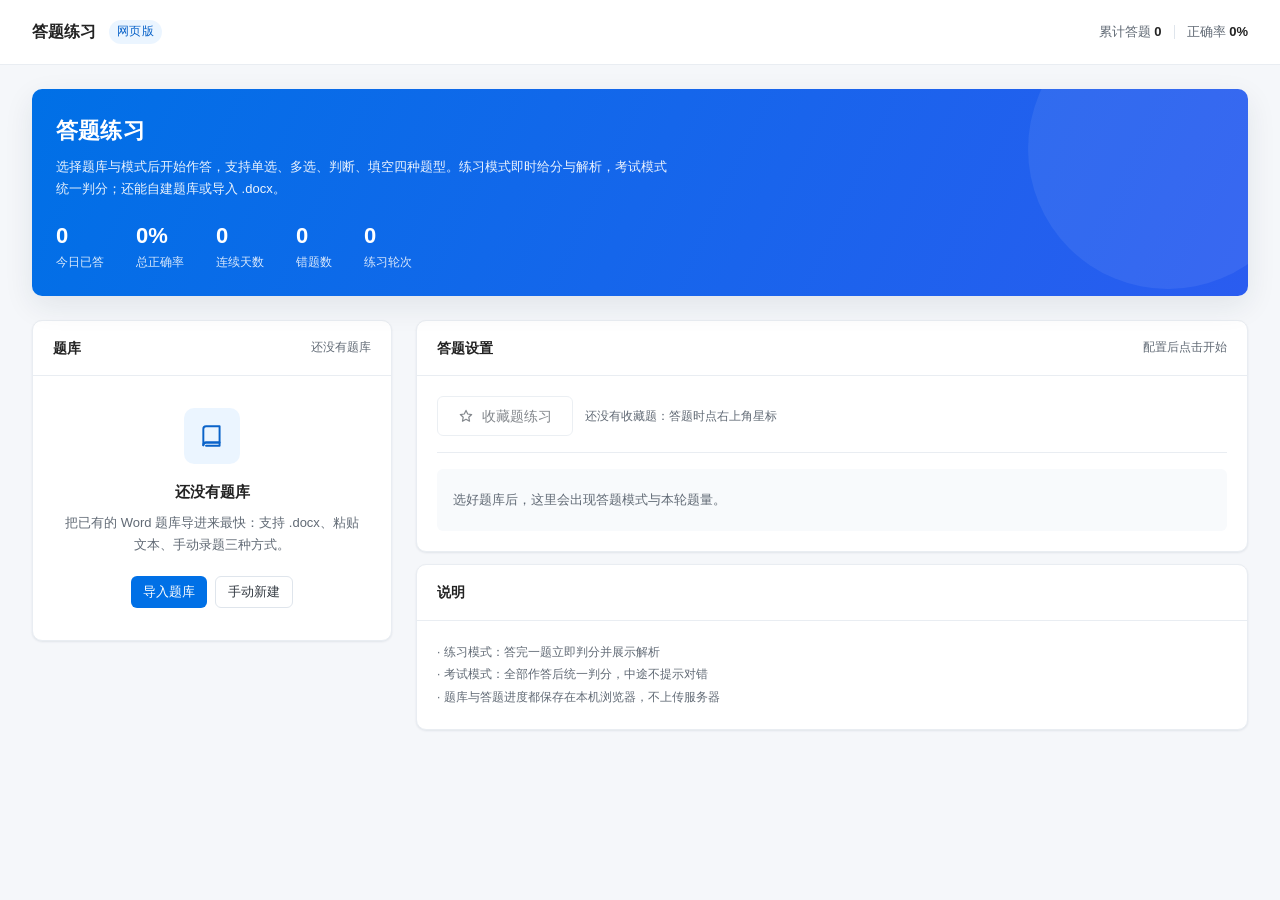
<file: index.html>
<!doctype html><html lang="zh-CN"><head><meta charset="utf-8"><title>答题练习</title><meta name="viewport" content="width=device-width,initial-scale=1,viewport-fit=cover"><meta name="theme-color" content="#0070e6"><meta name="mobile-web-app-capable" content="yes"><meta name="apple-mobile-web-app-capable" content="yes"><meta name="apple-mobile-web-app-status-bar-style" content="default"><meta name="apple-mobile-web-app-title" content="答题练习"><link rel="manifest" href="manifest.webmanifest"><link rel="apple-touch-icon" href="assets/icon-180.png"><meta name="description" content="答题练习网页版：单选 / 多选 / 判断 / 填空四种题型，练习即时判分与解析，考试模式统一判分，支持自建题库与导入 .docx，进度保存在本机浏览器。"><link rel="icon" href="assets/icon-192.png"><link rel="stylesheet" href="css/app.min.css"></head><body><div id="app"></div><noscript><div style="padding:32px;font-size:14px;color:#333">本页面需要启用 JavaScript 才能运行。</div></noscript><script src="js/app.min.js"></script><script>"serviceWorker"in navigator&&0===location.protocol.indexOf("http")&&window.addEventListener("load",function(){navigator.serviceWorker.register("sw.js").catch(function(){})})</script></body></html>
</file>
<file: css/app.min.css>
:root{--brand: #0081ff;--brand-deep: #0070e6;--brand-ink: #0a63c9;--brand-soft: rgba(0, 129, 255, .08);--brand-line: rgba(0, 129, 255, .35);--ink-1: #232323;--ink-2: #333a42;--ink-3: #5f6873;--ink-4: #616a75;--ink-5: #9aa3ad;--line: #e9edf2;--line-2: #dfe5ec;--bg: #f5f7fa;--card: #ffffff;--ok: #19be6b;--ok-ink: #0d7d47;--ok-soft: rgba(25, 190, 107, .08);--danger: #eb0909;--danger-ink: #b3121a;--danger-soft: rgba(235, 9, 9, .055);--warn: #c87800;--s1: 4px;--s2: 8px;--s3: 12px;--s4: 16px;--s5: 20px;--s6: 24px;--s8: 32px;--s9: 48px;--t0: 12px;--t1: 13px;--t2: 14px;--t3: 15px;--t4: 16px;--t5: 18px;--t6: 22px;--t7: 40px;--r1: 6px;--r2: 10px;--rpill: 999px;--shadow-1: 0 1px 2px rgba(23, 40, 71, .05), 0 1px 3px rgba(23, 40, 71, .04);--shadow-2: 0 10px 30px rgba(23, 40, 71, .09)}*{margin:0;padding:0;box-sizing:border-box}html{font-size:16px}body{font-family:-apple-system,Segoe UI,PingFang SC,Microsoft YaHei,Source Han Sans SC,sans-serif;font-size:var(--t2);line-height:1.6;color:var(--ink-1);background:var(--bg);-webkit-font-smoothing:antialiased;min-width:1024px}button{font:inherit;color:inherit;border:0;background:none;cursor:pointer}button:focus-visible,a:focus-visible{outline:2px solid var(--brand);outline-offset:2px;border-radius:var(--r1)}img,svg{display:block;max-width:100%}.ic{width:16px;height:16px;fill:none;stroke:currentColor;stroke-width:1.8;stroke-linecap:round;stroke-linejoin:round;display:inline-block;vertical-align:-3px;flex:0 0 auto}.ic-lg{width:20px;height:20px}.appbar{position:sticky;top:0;z-index:30;background:#fffffff0;backdrop-filter:blur(10px);border-bottom:1px solid var(--line)}.appbar-inner{max-width:1280px;margin:0 auto;height:64px;padding:0 var(--s8);display:flex;align-items:center;gap:var(--s4)}.brand{display:flex;align-items:center;gap:var(--s3)}.brand img{width:30px;height:30px;border-radius:8px}.brand .title{font-size:var(--t4);font-weight:600;letter-spacing:.01em}.brand .badge{font-size:var(--t0);font-weight:500;color:var(--brand-ink);background:var(--brand-soft);padding:2px 8px;border-radius:var(--rpill);letter-spacing:.04em}.appbar .spacer{flex:1}.appbar .ctx{display:flex;align-items:center;gap:var(--s3);font-size:var(--t1);color:var(--ink-3)}.appbar .ctx .sep{width:1px;height:14px;background:var(--line-2)}.appbar .ctx b{color:var(--ink-1);font-weight:600;font-variant-numeric:tabular-nums}.page{max-width:1280px;margin:0 auto;padding:var(--s6) var(--s8) var(--s9)}.btn{display:inline-flex;align-items:center;justify-content:center;gap:8px;height:40px;padding:0 var(--s5);border-radius:var(--r1);font-size:var(--t2);font-weight:500;white-space:nowrap;transition:background .14s ease,border-color .14s ease,color .14s ease}.btn-primary{background:var(--brand-deep);color:#fff}.btn-primary:hover{background:#0062cc}.btn-ghost{background:#fff;color:var(--ink-2);border:1px solid var(--line-2)}.btn-ghost:hover{border-color:#c9d3df;background:#fbfcfe}.btn-soft{background:var(--brand-soft);color:var(--brand-ink)}.btn-soft:hover{background:#0081ff24}.btn-sm{height:32px;padding:0 var(--s3);font-size:var(--t1)}.btn-lg{height:46px;padding:0 var(--s6);font-size:var(--t3)}.btn[disabled]{opacity:.45;cursor:not-allowed}.btn-block{width:100%}.card{background:var(--card);border:1px solid var(--line);border-radius:var(--r2);box-shadow:var(--shadow-1)}.card-pad{padding:var(--s5)}.card-head{display:flex;align-items:center;gap:var(--s3);padding:var(--s4) var(--s5);border-bottom:1px solid var(--line)}.card-head h2{font-size:var(--t2);font-weight:600;color:var(--ink-1)}.card-head .hint{margin-left:auto;font-size:var(--t0);color:var(--ink-4)}.card-body{padding:var(--s5)}.muted{color:var(--ink-4)}.t0{font-size:var(--t0)}.t1{font-size:var(--t1)}.row{display:flex;align-items:center;gap:var(--s3)}.between{display:flex;align-items:center;justify-content:space-between;gap:var(--s3)}.stack{display:flex;flex-direction:column;gap:var(--s3)}.ellipsis{overflow:hidden;text-overflow:ellipsis;white-space:nowrap}.chip{display:inline-flex;align-items:center;gap:4px;padding:2px 9px;border-radius:var(--rpill);font-size:var(--t0);font-weight:500;line-height:18px;background:var(--brand-soft);color:var(--brand-ink)}.chip.ok{background:var(--ok-soft);color:var(--ok-ink)}.chip.bad{background:var(--danger-soft);color:var(--danger-ink)}.chip.neutral{background:#f1f4f8;color:var(--ink-3)}.divider{height:1px;background:var(--line)}.hero{border-radius:var(--r2);padding:var(--s6) var(--s6) var(--s6);background:linear-gradient(115deg,#0070e6,#2a5cf0);color:#fff;position:relative;overflow:hidden;box-shadow:var(--shadow-2)}.hero:after{content:"";position:absolute;right:-60px;top:-80px;width:280px;height:280px;border-radius:50%;background:#ffffff12}.hero h1{font-size:var(--t6);font-weight:600;letter-spacing:.01em}.hero p{font-size:var(--t1);color:#ffffffeb;margin-top:var(--s2);max-width:620px;line-height:1.7}.hero-stats{display:flex;gap:var(--s8);margin-top:var(--s6);position:relative;z-index:2}.hero-stats .v{font-size:var(--t6);font-weight:700;font-variant-numeric:tabular-nums;line-height:1.1}.hero-stats .l{font-size:var(--t0);color:#ffffffd9;margin-top:4px}.setup{display:grid;grid-template-columns:360px minmax(0,1fr);gap:var(--s6);margin-top:var(--s6);align-items:start}.bank-list{display:flex;flex-direction:column}.bank{display:flex;align-items:center;gap:var(--s3);width:100%;text-align:left;padding:var(--s3) var(--s5);border-bottom:1px solid var(--line);transition:background .12s ease}.bank .mk{width:32px;height:32px;border-radius:8px;flex:0 0 auto;display:flex;align-items:center;justify-content:center;color:#fff}.bank .nm{font-size:var(--t2);font-weight:500;color:var(--ink-1)}.bank .ds{font-size:var(--t0);color:var(--ink-4);margin-top:4px}.bank .tick{color:var(--brand-ink);margin-left:var(--s2)}.mode-grid{display:grid;grid-template-columns:1fr 1fr;gap:var(--s3)}.mode{text-align:left;padding:var(--s4);border-radius:var(--r2);border:1.5px solid var(--line-2);background:#fff;transition:border-color .14s ease,background .14s ease}.mode:hover{border-color:#b9c8da}.mode.on{border-color:var(--brand);background:#f6faff}.mode .top{display:flex;align-items:center;gap:var(--s2)}.mode .ttl{font-size:var(--t2);font-weight:600;color:var(--ink-1)}.mode .sub{font-size:var(--t0);color:var(--ink-4);margin-top:8px;line-height:1.6}.mode.on .ttl{color:var(--brand-ink)}.count-row{display:flex;gap:var(--s2);flex-wrap:wrap}.count{height:36px;padding:0 var(--s4);border-radius:var(--r1);border:1px solid var(--line-2);background:#fff;font-size:var(--t1);color:var(--ink-2);font-variant-numeric:tabular-nums}.count:hover{border-color:#b9c8da}.count.on{border-color:var(--brand);background:var(--brand-soft);color:var(--brand-ink);font-weight:600}.start-row{display:flex;align-items:center;gap:var(--s4);margin-top:var(--s5);padding-top:var(--s5);border-top:1px solid var(--line)}.start-hint{font-size:var(--t0);color:var(--ink-4);line-height:1.6}.empty-lib{display:flex;flex-direction:column;align-items:center;text-align:center;padding:var(--s8) var(--s5)}.empty-lib-ic{display:flex;align-items:center;justify-content:center;width:56px;height:56px;border-radius:var(--r2);background:var(--brand-soft);color:var(--brand-ink)}.empty-lib-ic svg{width:26px;height:26px}.empty-lib-ttl{margin-top:var(--s4);font-size:var(--t3);font-weight:600;color:var(--ink-1)}.empty-lib-sub{margin-top:var(--s2);max-width:300px;font-size:var(--t1);color:var(--ink-4);line-height:1.7}.empty-lib-acts{display:flex;gap:var(--s2);margin-top:var(--s5)}.quick-row{display:flex;align-items:center;gap:var(--s3);flex-wrap:wrap;padding-bottom:var(--s4);margin-bottom:var(--s4);border-bottom:1px solid var(--line)}.quick-row .btn .n{display:inline-block;min-width:20px;padding:0 6px;margin-left:6px;border-radius:999px;background:var(--brand);color:#fff;font-size:11px;line-height:18px;text-align:center}.quick-row .hint{font-size:var(--t0);color:var(--ink-4)}.quick-row.is-empty .btn{opacity:.6}.setup-empty{padding:var(--s5) var(--s4);border-radius:var(--r1);background:#f8fafc;color:var(--ink-4);font-size:var(--t1);line-height:1.7}.resume{display:flex;align-items:center;gap:var(--s3);padding:var(--s3) var(--s4);margin-bottom:var(--s4);border:1px solid var(--brand-line);border-radius:var(--r1);background:#f7fbff}.resume .ttl{font-size:var(--t1);font-weight:500;color:var(--ink-1)}.resume .sub{font-size:var(--t0);color:var(--ink-4);margin-top:4px}.workspace{display:grid;grid-template-columns:minmax(0,1fr) 288px;gap:var(--s6);align-items:start}.qcard{background:var(--card);border:1px solid var(--line);border-radius:var(--r2);box-shadow:var(--shadow-1)}.qcard-head{display:flex;align-items:center;gap:var(--s3);padding:var(--s4) var(--s6);border-bottom:1px solid var(--line)}.qcard-head .idx{font-size:var(--t1);color:var(--ink-4);font-variant-numeric:tabular-nums}.qcard-head .idx b{color:var(--ink-1);font-size:var(--t3);font-weight:600}.qcard-body{padding:var(--s6)}.progress{height:4px;background:#edf1f6;border-radius:2px;overflow:hidden}.progress>i{display:block;height:100%;border-radius:2px;background:var(--brand-deep);transition:width .3s cubic-bezier(.4,0,.2,1)}.stem{font-size:var(--t5);line-height:1.75;font-weight:500;color:var(--ink-1);margin-top:var(--s5)}.opts{display:flex;flex-direction:column;gap:var(--s3);margin-top:var(--s5)}.opt{display:flex;align-items:flex-start;gap:var(--s3);width:100%;text-align:left;padding:var(--s3) var(--s4);border:1.5px solid var(--line-2);border-radius:var(--r2);background:#fff;font-size:var(--t3);line-height:1.6;color:var(--ink-2);transition:border-color .12s ease,background .12s ease}.opt:hover:not([disabled]){border-color:#a9bfda;background:#fbfdff}.opt .k{flex:0 0 auto;width:26px;height:26px;border-radius:50%;border:1.5px solid var(--line-2);color:var(--ink-4);display:flex;align-items:center;justify-content:center;font-size:var(--t1);font-weight:600;transition:all .12s ease}.opt .txt{flex:1;padding-top:2px}.opt .tag{margin-left:auto;padding-left:var(--s3)}.opt.on{border-color:var(--brand);background:#f6faff;box-shadow:inset 0 0 0 1px var(--brand)}.opt.on .txt{font-weight:500;color:var(--ink-1)}.opt.on .k{background:var(--brand);border-color:var(--brand);color:#fff}.opt.correct{border-color:var(--ok);background:var(--ok-soft)}.opt.correct .k{background:var(--ok);border-color:var(--ok);color:#fff}.opt.wrong{border-color:var(--danger);background:var(--danger-soft)}.opt.wrong .k{background:var(--danger);border-color:var(--danger);color:#fff}.opt[disabled]{cursor:default}.opt:active:not([disabled]){transform:scale(.995)}@media(hover:none){.opt:hover:not([disabled]){border-color:var(--line-2);background:#fff}.opt.on:hover{border-color:var(--brand);background:#f6faff}}.feedback{display:flex;align-items:center;gap:var(--s2);margin-top:var(--s5);font-size:var(--t2);font-weight:600}.feedback.ok{color:var(--ok-ink)}.feedback.bad{color:var(--danger-ink)}.explain{margin-top:var(--s4);padding:var(--s4) var(--s5);border-radius:var(--r1);background:#f8fafc;border-left:3px solid var(--ok)}.explain.bad{border-left-color:var(--danger)}.explain h3{display:flex;align-items:center;gap:var(--s2);font-size:var(--t1);font-weight:600;color:var(--ok-ink);margin-bottom:6px}.explain.bad h3{color:var(--danger-ink)}.explain p{font-size:var(--t1);line-height:1.8;color:var(--ink-3)}.qtools{display:flex;align-items:center;gap:var(--s3);padding:var(--s4) var(--s6);border-top:1px solid var(--line)}.qtools .spacer{flex:1}.side{display:flex;flex-direction:column;gap:var(--s4);position:sticky;top:88px}.cardgrid{display:grid;grid-template-columns:repeat(5,1fr);gap:var(--s2);max-height:300px;overflow-y:auto;padding-right:2px}.gnum{height:36px;border-radius:var(--r1);border:1px solid var(--line-2);background:#fff;font-size:var(--t1);color:var(--ink-2);font-variant-numeric:tabular-nums;transition:border-color .12s ease,background .12s ease}.gnum:hover{border-color:#a9bfda}.gnum.answered{border-color:var(--brand);background:var(--brand-soft);color:var(--brand-ink);font-weight:600}.gnum.wrong{border-color:var(--danger);background:var(--danger-soft);color:var(--danger-ink);font-weight:600}.gnum.cur{border-color:var(--brand);box-shadow:0 0 0 2px #0081ff38}.gnum.cur.wrong{border-color:var(--danger);box-shadow:0 0 0 2px #eb090933}.gnum.cur.wrong:hover{border-color:var(--danger)}.legend{display:flex;gap:var(--s4);margin-top:var(--s4);font-size:var(--t0);color:var(--ink-4)}.legend span{display:inline-flex;align-items:center;gap:4px}.legend i{width:9px;height:9px;border-radius:2px;display:inline-block}.kv{display:flex;justify-content:space-between;font-size:var(--t1);color:var(--ink-3)}.kv+.kv{margin-top:var(--s2)}.kv b{color:var(--ink-1);font-weight:600;font-variant-numeric:tabular-nums}.kbd{display:inline-block;min-width:18px;padding:0 4px;line-height:18px;border:1px solid var(--line-2);border-bottom-width:2px;border-radius:4px;background:#fbfcfe;font-size:var(--t0);color:var(--ink-3);font-family:inherit;text-align:center}.result{max-width:920px;margin:0 auto}.score-board{display:grid;grid-template-columns:200px minmax(0,1fr);gap:var(--s6);align-items:center;padding:var(--s6);border-radius:var(--r2);background:linear-gradient(115deg,#0070e6,#2a5cf0);color:#fff;box-shadow:var(--shadow-2)}.score-board .val{font-size:var(--t7);font-weight:700;line-height:1;font-variant-numeric:tabular-nums}.score-board .val .unit{font-size:var(--t2);font-weight:400;opacity:.9;margin-left:4px}.score-board .hint{margin-top:var(--s2);font-size:var(--t1);color:#ffffffeb}.score-board .meta{display:flex;gap:var(--s8)}.score-board .meta .v{font-size:var(--t6);font-weight:700;font-variant-numeric:tabular-nums}.score-board .meta .l{font-size:var(--t0);color:#ffffffd9}.review-head{display:flex;align-items:center;gap:var(--s3);margin:var(--s6) 0 var(--s4)}.review-head h2{font-size:var(--t4);font-weight:600;flex:0 0 auto;white-space:nowrap}.review-head .seg{flex:0 0 auto}.seg{display:inline-flex;border:1px solid var(--line-2);border-radius:var(--r1);overflow:hidden;background:#fff}.seg button{height:32px;padding:0 var(--s4);font-size:var(--t1);color:var(--ink-3)}.seg button+button{border-left:1px solid var(--line-2)}.seg button.on{background:var(--brand-soft);color:var(--brand-ink);font-weight:600}.review-list{display:flex;flex-direction:column;gap:var(--s3)}.review{background:#fff;border:1px solid var(--line);border-radius:var(--r2);padding:var(--s4) var(--s5);box-shadow:var(--shadow-1)}.review .rh{display:flex;align-items:center;gap:var(--s2);margin-bottom:var(--s2)}.review .rh .no{margin-left:auto;font-size:var(--t0);color:var(--ink-4);font-variant-numeric:tabular-nums}.review .rs{font-size:var(--t2);line-height:1.7;color:var(--ink-1)}.review .ra{margin-top:var(--s2);font-size:var(--t1);color:var(--ink-3)}.review .ra b{color:var(--ok-ink);font-weight:600}.review .ra b.bad{color:var(--danger-ink)}.review .re{margin-top:var(--s2);font-size:var(--t1);color:var(--ink-4);line-height:1.75}.result-actions{display:flex;gap:var(--s3);margin-top:var(--s6)}.empty{text-align:center;padding:var(--s9) var(--s6);color:var(--ink-4);font-size:var(--t2)}@keyframes fadeUp{0%{opacity:0;transform:translateY(4px)}to{opacity:1;transform:none}}.enter{animation:fadeUp .18s ease-out}@media(prefers-reduced-motion:reduce){*,*:before,*:after{animation:none!important;transition:none!important}}@media(max-width:1180px){.page{padding-left:var(--s6);padding-right:var(--s6)}.appbar-inner{padding:0 var(--s6)}.setup{grid-template-columns:300px minmax(0,1fr)}.workspace{grid-template-columns:minmax(0,1fr) 264px}}.bank{position:relative;display:flex;align-items:center;border-bottom:1px solid var(--line);transition:background .12s ease}.bank:last-child{border-bottom:0}.bank:hover{background:#fafcff}.bank.on{background:var(--brand-soft)}.bank-main{flex:1;min-width:0;display:flex;align-items:center;gap:var(--s3);padding:var(--s3) var(--s5);text-align:left}.bank-txt{flex:1;min-width:0}.bank .nm{display:block;font-size:var(--t2);font-weight:500;color:var(--ink-1);white-space:nowrap;overflow:hidden;text-overflow:ellipsis}.bank.on .nm{color:var(--brand-ink)}.bank .ds{display:block;font-size:var(--t0);color:var(--ink-4);margin-top:2px;white-space:nowrap;overflow:hidden;text-overflow:ellipsis}.bank .cnt{margin-left:auto;font-size:var(--t0);color:var(--ink-4);font-variant-numeric:tabular-nums}.bank .tick{color:var(--brand-ink);margin-left:var(--s2);display:flex}.bank.has-acts .bank-main{padding-right:104px}.bank-acts{position:absolute;right:var(--s2);top:50%;transform:translateY(-50%);display:flex;gap:2px;opacity:.35;transition:opacity .12s ease}.bank:hover .bank-acts,.bank:focus-within .bank-acts{opacity:1}.icon-btn{width:26px;height:26px;border-radius:var(--r1);display:inline-flex;align-items:center;justify-content:center;color:var(--ink-3)}.icon-btn:hover{background:#0000000d;color:var(--ink-1)}.icon-btn.danger:hover{background:var(--danger-soft);color:var(--danger-ink)}.bank-group{display:flex;align-items:center;padding:var(--s3) var(--s5) var(--s2);font-size:var(--t0);color:var(--ink-4);letter-spacing:.06em;background:#fbfcfe;border-top:1px solid var(--line)}.bank-group.between{justify-content:space-between}.bank-tools{display:flex;gap:var(--s2)}.bank-empty{padding:var(--s4) var(--s5);font-size:var(--t1);color:var(--ink-4);line-height:1.7}.dist-row{border-top:1px solid var(--line);display:flex;gap:var(--s4);font-size:var(--t0);color:var(--ink-4);align-items:center}.dist-row b{color:var(--ink-1);font-weight:600}.dist-src{margin-left:auto}.editor{max-width:900px;margin:0 auto}.editor-head{display:flex;align-items:flex-start;justify-content:space-between;gap:var(--s6);margin-bottom:var(--s5)}.editor-head h1{font-size:var(--t6);font-weight:600;letter-spacing:.01em}.editor-head p{margin-top:var(--s2);max-width:560px;line-height:1.75}.editor-actions{display:flex;gap:var(--s3);justify-content:flex-end;margin-top:var(--s5)}.editor .card+.card{margin-top:var(--s4)}.field-row{display:flex;align-items:center;gap:var(--s4)}.field-row+.field-row{margin-top:var(--s3)}.field-label{width:48px;flex:0 0 auto;font-size:var(--t1);color:var(--ink-3)}.field-input{flex:1;height:40px;padding:0 var(--s3);border:1px solid var(--line-2);border-radius:var(--r1);font:inherit;font-size:var(--t2);color:var(--ink-1);background:#fff}.field-input:focus,.q-stem:focus,.q-analysis:focus,.opt-input:focus,.import-area:focus,.q-chapter:focus,.q-type:focus{outline:none;border-color:var(--brand);box-shadow:0 0 0 3px #0081ff1f}.qlist{display:flex;flex-direction:column;gap:var(--s4)}.qedit{border:1px solid var(--line);border-radius:var(--r2);padding:var(--s4);background:#fcfdff}.qedit-head{display:flex;align-items:center;gap:var(--s2);margin-bottom:var(--s3)}.qno{width:24px;height:24px;border-radius:50%;flex:0 0 auto;display:flex;align-items:center;justify-content:center;background:var(--brand-soft);color:var(--brand-ink);font-size:var(--t0);font-weight:600}.q-type,.q-chapter{height:32px;padding:0 var(--s2);border:1px solid var(--line-2);border-radius:var(--r1);font:inherit;font-size:var(--t1);color:var(--ink-2);background:#fff}.q-type{width:96px}.q-chapter{width:160px}.q-stem,.q-analysis{width:100%;padding:var(--s2) var(--s3);border:1px solid var(--line-2);border-radius:var(--r1);font:inherit;font-size:var(--t2);line-height:1.65;color:var(--ink-1);background:#fff;resize:vertical}.q-analysis{margin-top:var(--s3)}.opt-list{display:flex;flex-direction:column;gap:var(--s2);margin:var(--s3) 0}.optrow{display:flex;align-items:center;gap:var(--s2)}.optrow input[type=radio],.optrow input[type=checkbox]{width:16px;height:16px;accent-color:var(--brand);flex:0 0 auto;cursor:pointer}.optrow .k{width:20px;flex:0 0 auto;text-align:center;font-size:var(--t0);font-weight:600;color:var(--ink-4)}.opt-input{flex:1;height:34px;padding:0 var(--s3);border:1px solid var(--line-2);border-radius:var(--r1);font:inherit;font-size:var(--t2);color:var(--ink-1);background:#fff}.opt-input[readonly]{background:#f5f7fa;color:var(--ink-3)}.err-card{border-color:#eb090947;background:#fffbfb}.err-title{display:flex;align-items:center;gap:var(--s2);font-size:var(--t2);font-weight:600;color:var(--danger-ink)}.err-list{margin:var(--s2) 0 0 var(--s5);font-size:var(--t1);color:var(--ink-3);line-height:1.9}.import-grid{display:grid;grid-template-columns:minmax(0,1fr) 380px;gap:var(--s5);align-items:start}.file-wrap{position:relative;display:inline-flex}.file-wrap>.btn{pointer-events:none}.file-input{position:absolute;inset:0;width:100%;height:100%;opacity:0;cursor:pointer;font-size:16px;-webkit-appearance:none;appearance:none;border:0;padding:0}.import-area{width:100%;min-height:340px;padding:var(--s3);border:1px solid var(--line-2);border-radius:var(--r1);font-family:ui-monospace,Cascadia Mono,Consolas,monospace;font-size:var(--t0);line-height:1.8;color:var(--ink-1);background:#fff;resize:vertical}.fmt{margin:0;padding:var(--s3);background:#f7f9fc;border:1px solid var(--line);border-radius:var(--r1);font-family:ui-monospace,Cascadia Mono,Consolas,monospace;font-size:var(--t0);line-height:1.8;color:var(--ink-3);white-space:pre-wrap;overflow:auto}.fmt-tip{margin-top:var(--s3);line-height:1.9}.fmt-tip code{padding:0 4px;border-radius:3px;background:#f1f4f8;color:var(--ink-2)}@media(max-width:1180px){.import-grid{grid-template-columns:minmax(0,1fr) 320px}}.import-note{display:flex;align-items:flex-start;gap:var(--s2);margin-top:var(--s3);padding:8px 12px;border-radius:var(--r1);background:var(--ok-soft);color:var(--ok-ink);font-size:var(--t0);line-height:1.6}.import-note svg{width:14px;height:14px;margin-top:2px;flex:0 0 auto}.btn:disabled{opacity:.5;cursor:not-allowed}.btn:disabled:hover{filter:none}.blanks{display:flex;flex-direction:column;gap:10px;margin:20px 0 4px}.blank{display:flex;align-items:center;gap:12px;padding:10px 14px;border:1px solid var(--line-2);border-radius:var(--r2);background:#fff;transition:border-color .15s,box-shadow .15s,background .15s}.blank:focus-within{border-color:var(--brand);box-shadow:0 0 0 3px #0070e614}.blank .n{flex:0 0 auto;min-width:46px;font-size:var(--t0);color:var(--ink-4)}.blank-input{flex:1 1 auto;min-width:0;border:0;outline:0;background:transparent;font-family:inherit;font-size:var(--t3);color:var(--ink-1);padding:6px 0}.blank-input::placeholder{color:var(--ink-4)}.blank.ok{border-color:var(--ok);background:var(--ok-soft)}.blank.bad{border-color:var(--danger);background:var(--danger-soft)}.blank .ref{flex:0 0 auto;font-size:var(--t0);color:var(--ink-3)}.blank.ok .ref{color:var(--ok-ink)}.blank.bad .ref{color:var(--danger-ink)}.notice{color:var(--danger-ink);font-size:var(--t1);margin-left:4px}.blank.single{padding:6px 14px}.blank.single .blank-input{font-size:var(--t3);padding:6px 0}.blank-ref{margin-top:8px;font-size:var(--t1);color:var(--ink-4);line-height:1.7}.blank-ref b{font-weight:500;color:var(--ink-3)}@media(max-width:900px){html,body{min-width:0}body{overflow-x:hidden}#app{min-width:0;max-width:100%}.page{max-width:100%}.appbar-inner,.brand{min-width:0}.brand .title{white-space:nowrap;overflow:hidden;text-overflow:ellipsis}.brand .badge{display:none}.appbar-inner{height:56px;padding:0 var(--s4);gap:var(--s2)}.appbar-inner .ctx,.appbar-inner .sep{display:none}.page{padding:var(--s4) var(--s4) calc(96px + env(safe-area-inset-bottom))}.setup,.workspace,.import-grid{grid-template-columns:minmax(0,1fr);gap:var(--s4)}.import-area{min-height:220px}.file-wrap>.btn{min-height:44px;padding:0 16px}.import-grid .card:first-child .card-head h2{white-space:nowrap}.side{position:static;top:auto}.side .card:last-child{display:none}.hero{padding:var(--s5) var(--s5) var(--s5);border-radius:var(--r2)}.hero h1{font-size:20px}.hero-stats{gap:var(--s3) var(--s5);flex-wrap:wrap}.card-head{padding:var(--s3) var(--s4)}.card-body{padding:var(--s3) var(--s4) var(--s4)}.qcard-head{padding:var(--s3) var(--s4)}.qcard-body{padding:var(--s4)}.stem{font-size:17px;line-height:1.65}.qtools{position:fixed;left:0;right:0;bottom:0;z-index:40;flex-wrap:wrap;gap:8px;padding:8px var(--s4) calc(8px + env(safe-area-inset-bottom));background:#fffffff7;backdrop-filter:blur(8px);border-top:1px solid var(--line)}.qtools .btn{min-height:44px}.qtools .notice{order:-1;flex:1 1 100%;margin:0 0 2px;font-size:var(--t0)}.qtools .spacer{display:none}.qtools .btn[data-act=next],.qtools .btn[data-act=submit],.qtools .btn[data-act=submit-one]{margin-left:auto}.bank,.bank-main{padding:var(--s3) var(--s4)}.cardgrid{grid-template-columns:repeat(auto-fill,minmax(44px,1fr));gap:6px;max-height:168px}.gnum{min-height:36px}.opts{gap:10px}.opt{padding:14px;min-height:52px}.blank{padding:14px}.kv{grid-template-columns:auto 1fr}.review-item{padding:var(--s4)}table{font-size:var(--t0)}}@media(max-width:380px){.page{padding-left:var(--s3);padding-right:var(--s3)}.hero h1{font-size:18px}.qtools{padding-left:var(--s3);padding-right:var(--s3)}.gnum{min-height:34px}}
</file>
